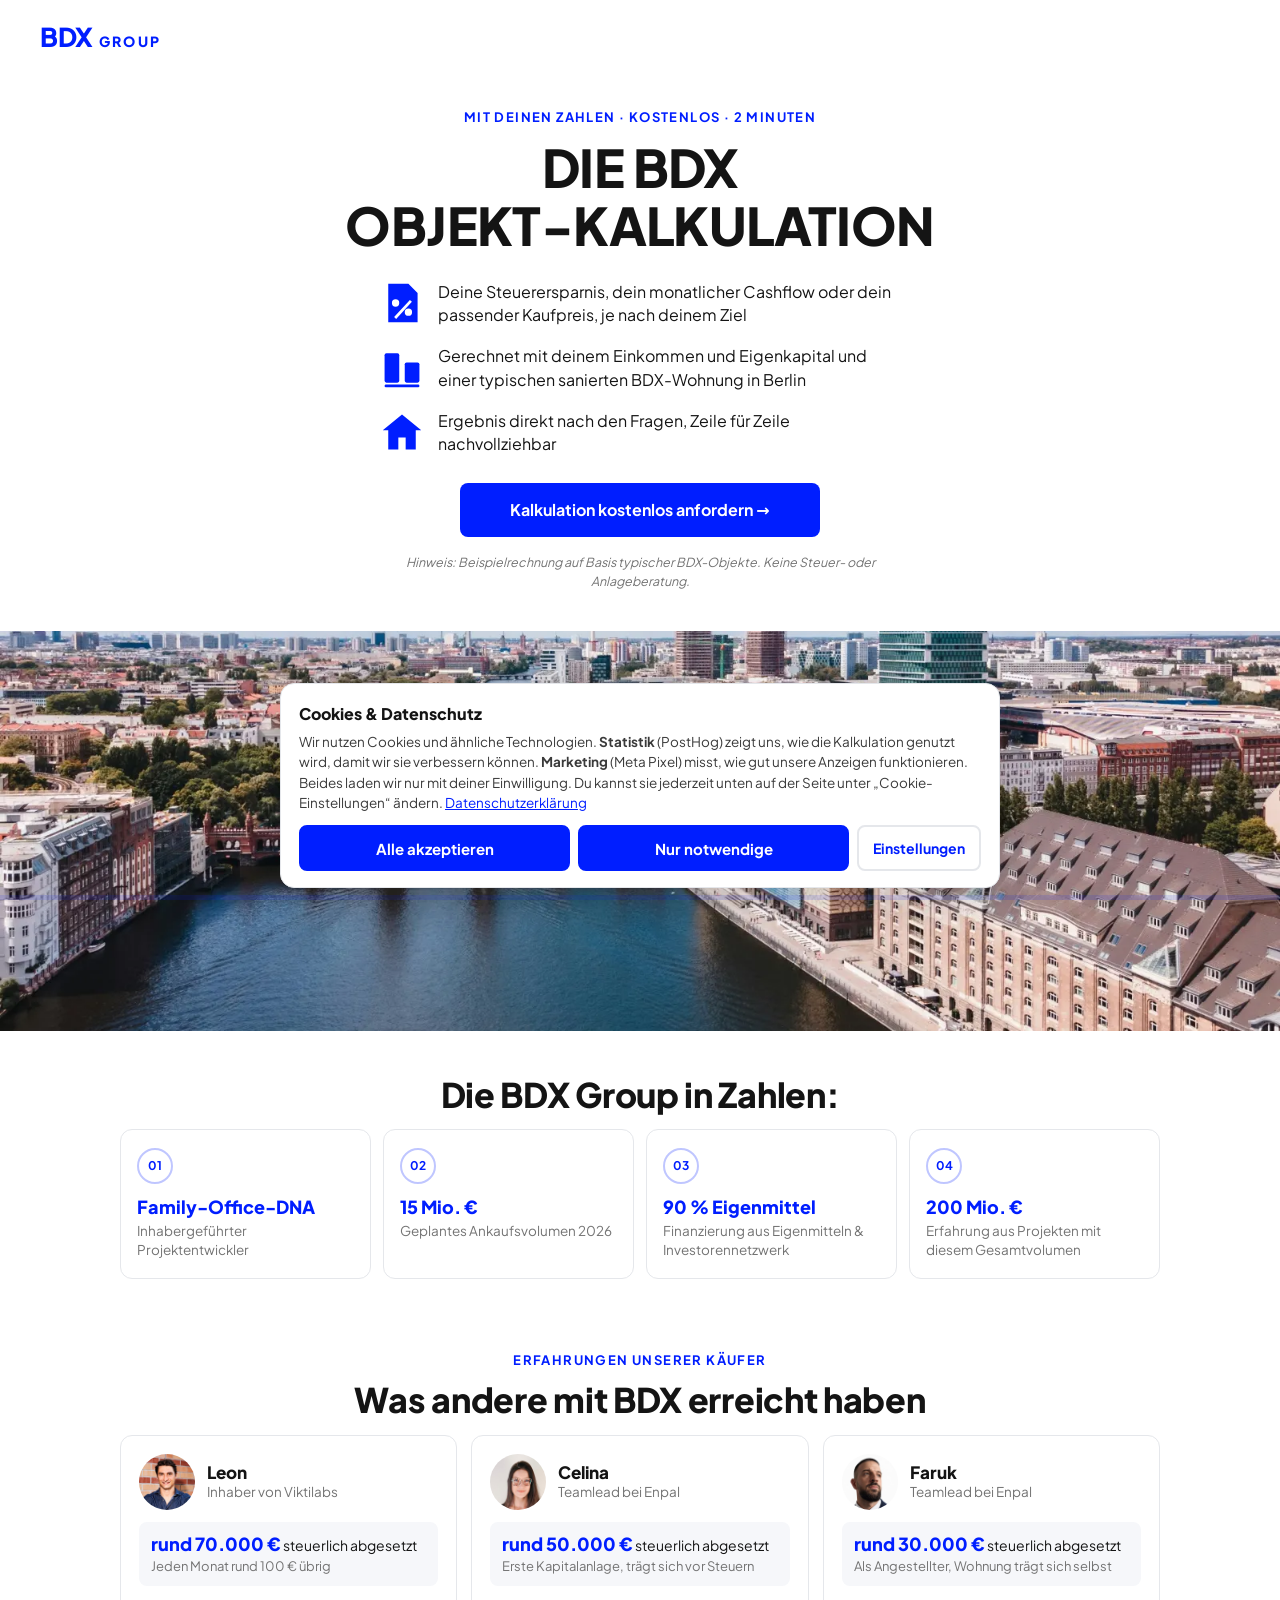
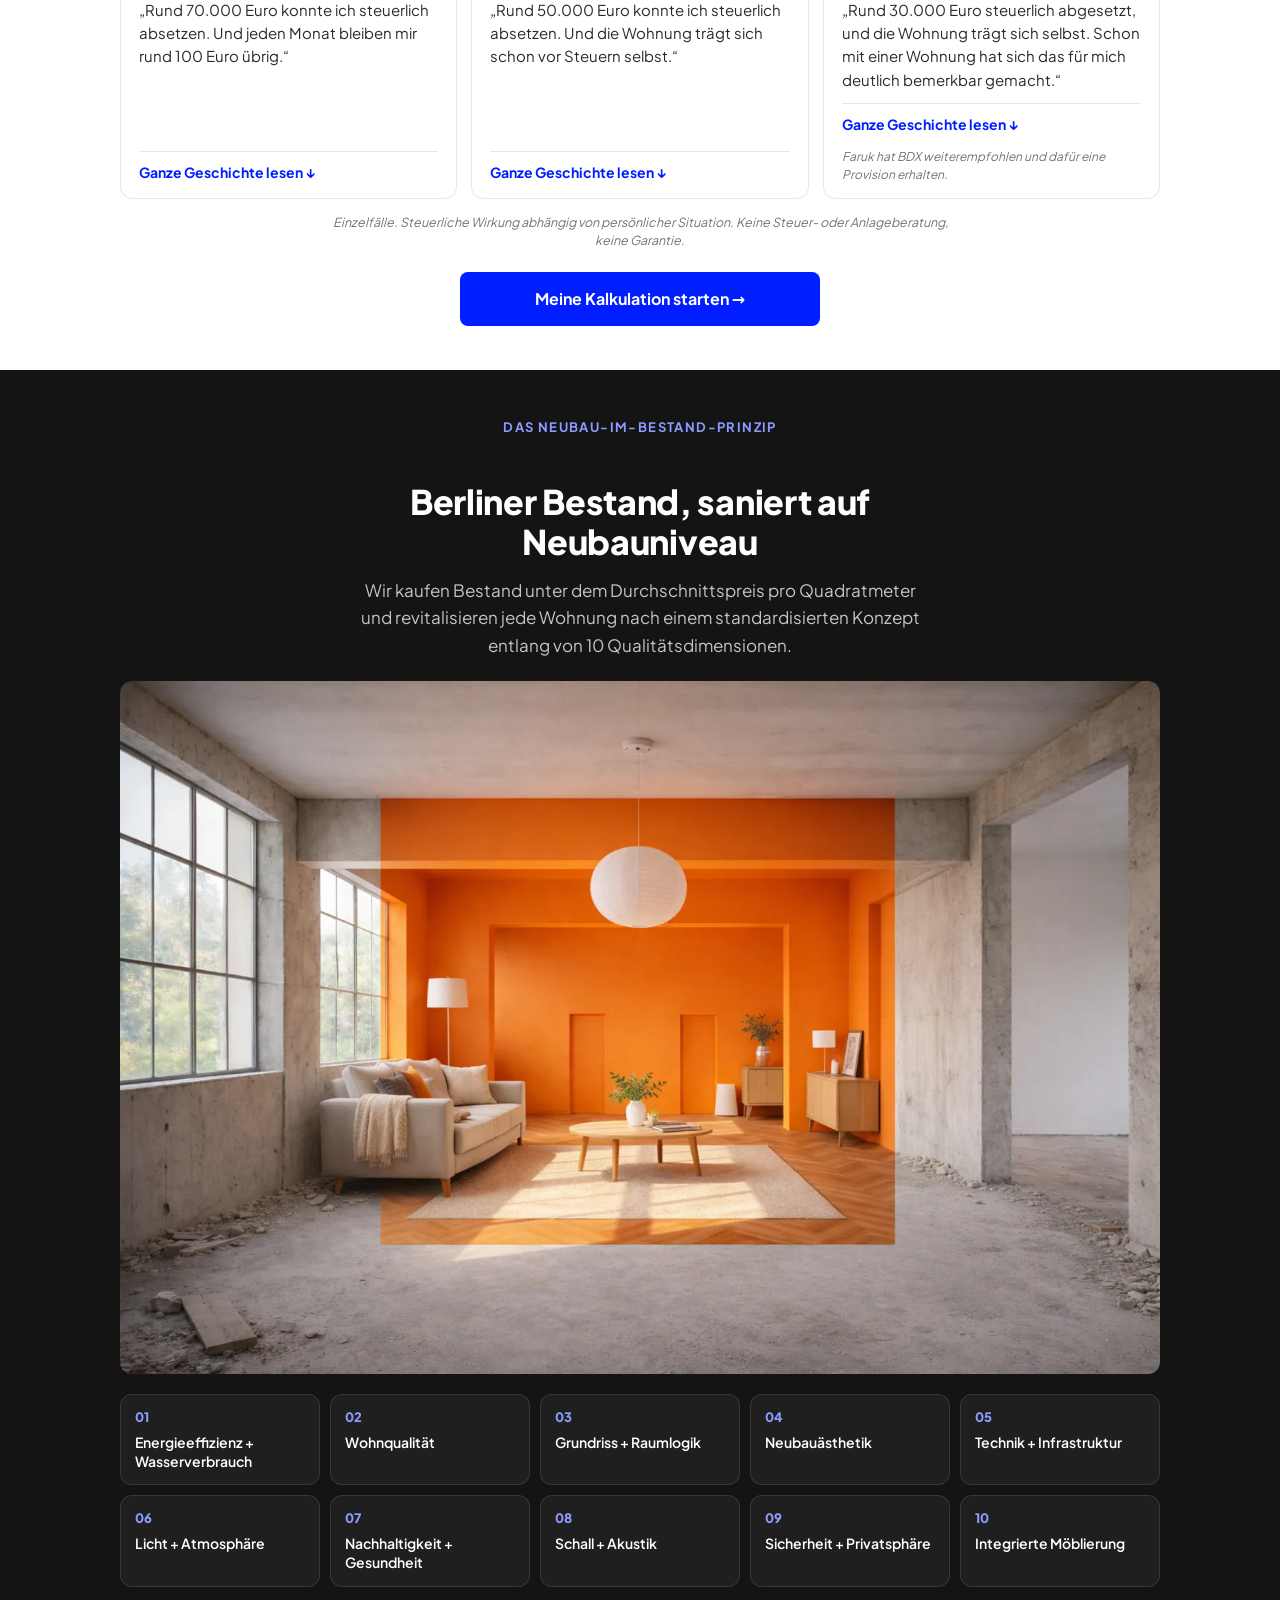
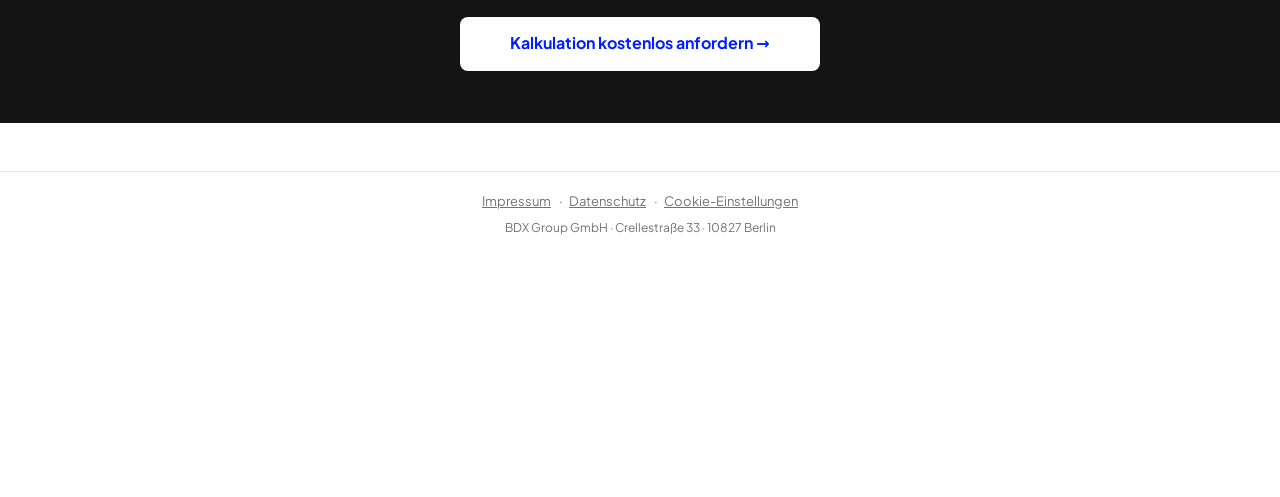
<file: index.html>
<!doctype html>
<html lang="de">
<head>
<meta charset="utf-8">
<meta name="viewport" content="width=device-width, initial-scale=1">
<meta name="robots" content="noindex, nofollow">
<title>Die BDX Objekt-Kalkulation | BDX Group</title>
<meta name="description" content="Die vollständige Kalkulation einer aktuellen Berliner BDX-Wohnung: Kaufpreis, Miete, Rate, laufende Kosten und Steuereffekt, vor und nach Steuern.">
<link rel="preload" href="fonts/plus-jakarta-sans-latin.woff2" as="font" type="font/woff2" crossorigin>
<link rel="stylesheet" href="fonts/fonts.css">
<link rel="stylesheet" href="css/style.css?v=7">

<!-- Meta Pixel + PostHog laden erst nach Einwilligung: js/consent.js -->
</head>
<body>

<header class="top">
  <a class="brand" href="#start" data-go="start" aria-label="BDX Group, zum Start"><span class="brand-mark">BDX</span><span class="brand-name">GROUP</span></a>
</header>

<main id="app">

  <!-- SCREEN: Landing -->
  <section class="screen is-active" data-s="start" id="start">
    <div class="wrap center">
      <p class="eyebrow">Mit deinen Zahlen · Kostenlos · 2 Minuten</p>
      <h1 class="h-hero">Die BDX<br>Objekt-Kalkulation</h1>
      <ul class="benefits">
        <li><span class="ic" data-icon="percent"></span><span>Deine Steuerersparnis, dein monatlicher Cashflow oder dein passender Kaufpreis, je nach deinem Ziel</span></li>
        <li><span class="ic" data-icon="split"></span><span>Gerechnet mit deinem Einkommen und Eigenkapital und einer typischen sanierten BDX-Wohnung in Berlin</span></li>
        <li><span class="ic" data-icon="house"></span><span>Ergebnis direkt nach den Fragen, Zeile für Zeile nachvollziehbar</span></li>
      </ul>
      <button class="cta" type="button" data-go="q1" id="cta-start">Kalkulation kostenlos anfordern →</button>
      <p class="fine">Hinweis: Beispielrechnung auf Basis typischer BDX-Objekte. Keine Steuer- oder Anlageberatung.</p>
    </div>

    <figure class="photo-band">
      <img src="img/berlin-luftbild.webp" width="1600" height="900" alt="Luftaufnahme von Berlin mit Spree und Uferbebauung" loading="lazy">
    </figure>

    <div class="wrap wide center">
      <h2 class="h-sec">Die BDX Group in Zahlen:</h2>
      <div class="facts">
        <div class="fact"><span class="num">01</span><strong>Family-Office-<wbr>DNA</strong><span>Inhabergeführter Projektentwickler</span></div>
        <div class="fact"><span class="num">02</span><strong>15 Mio. €</strong><span>Geplantes Ankaufsvolumen 2026</span></div>
        <div class="fact"><span class="num">03</span><strong>90 % Eigenmittel</strong><span>Finanzierung aus Eigenmitteln &amp; Investorennetzwerk</span></div>
        <div class="fact"><span class="num">04</span><strong>200 Mio. €</strong><span>Erfahrung aus Projekten mit diesem Gesamtvolumen</span></div>
      </div>
    </div>

    <div class="tm-sec">
      <div class="wrap wide center">
        <p class="eyebrow">Erfahrungen unserer Käufer</p>
        <h2 class="h-sec tm-h">Was andere mit BDX erreicht haben</h2>
      </div>
      <div class="wrap wide" id="testimonials-start"></div>
      <div class="wrap center">
        <button class="cta" type="button" data-go="q1" id="cta-start-tm">Meine Kalkulation starten →</button>
      </div>
    </div>

    <div class="dark">
      <div class="wrap center">
        <p class="eyebrow on-dark">Das Neubau-im-Bestand-Prinzip</p>
        <h2 class="h-sec on-dark">Berliner Bestand, saniert auf Neubauniveau</h2>
        <p class="lead on-dark">Wir kaufen Bestand unter dem Durchschnittspreis pro Quadratmeter und revitalisieren jede Wohnung nach einem standardisierten Konzept entlang von 10 Qualitätsdimensionen.</p>
      </div>
      <figure class="photo-in-dark wrap wide">
        <img src="img/wohnung-revitalisiert.webp" width="1400" height="933" alt="Wohnzimmer mit orangefarbener Wand, hellem Sofa und Pflanzen" loading="lazy">
      </figure>
      <div class="wrap wide">
        <ol class="dims">
          <li><span>01</span>Energieeffizienz + Wasserverbrauch</li>
          <li><span>02</span>Wohnqualität</li>
          <li><span>03</span>Grundriss + Raumlogik</li>
          <li><span>04</span>Neubauästhetik</li>
          <li><span>05</span>Technik + Infrastruktur</li>
          <li><span>06</span>Licht + Atmosphäre</li>
          <li><span>07</span>Nachhaltigkeit + Gesundheit</li>
          <li><span>08</span>Schall + Akustik</li>
          <li><span>09</span>Sicherheit + Privatsphäre</li>
          <li><span>10</span>Integrierte Möblierung</li>
        </ol>
      </div>
      <div class="wrap center">
        <button class="cta cta-light" type="button" data-go="q1" id="cta-start-2">Kalkulation kostenlos anfordern →</button>
      </div>
    </div>

  </section>

  <!-- SCREENS: Fragen werden aus js/funnel.js gerendert -->
  <div id="questions"></div>

  <!-- SCREEN: Kontakt -->
  <section class="screen" data-s="kontakt" id="kontakt">
    <div class="wrap narrow center">
      <p class="progress-label">Letzter Schritt</p>
      <h2 class="h-q">Deine Auswertung ist fertig.</h2>
      <p class="q-help top">Trag dich ein und du siehst dein Ergebnis sofort auf der nächsten Seite.</p>
      <form id="lead-form" novalidate>
        <label class="field"><span class="field-ic" aria-hidden="true">👋</span><input name="vorname" type="text" autocomplete="given-name" placeholder="Dein Vorname" required></label>
        <label class="field"><span class="field-ic" aria-hidden="true">👋</span><input name="nachname" type="text" autocomplete="family-name" placeholder="Dein Nachname" required></label>
        <label class="field"><span class="field-ic" aria-hidden="true">✉️</span><input name="email" type="email" autocomplete="email" placeholder="Deine E-Mail-Adresse" required></label>
        <label class="field"><span class="field-ic prefix" aria-hidden="true">+49</span><input name="telefon" type="tel" autocomplete="tel" placeholder="Deine Telefonnummer" required></label>
        <label class="consent"><input name="consent" type="checkbox" required><span>Ja, ich stimme den <a href="https://bdx-group.de/datenschutz" target="_blank" rel="noopener">Datenschutzbedingungen</a> zu und bin einverstanden, dass die BDX Group mich zu meiner Auswertung per E-Mail und Telefon kontaktiert. Widerruf ist jederzeit möglich.</span></label>
        <p class="form-error" id="form-error" role="alert" hidden>Bitte fülle alle Felder aus und bestätige die Datenschutzbedingungen.</p>
        <button class="cta block" type="submit" id="cta-submit">Meine Auswertung anzeigen →</button>
      </form>
    </div>
  </section>

  <!-- SCREEN: Danke -->
  <section class="screen" data-s="danke" id="danke">
    <div class="wrap narrow center">
      <p class="eyebrow">Deine persönliche Auswertung</p>
      <h2 class="h-hero small"><span id="danke-name">Hier ist</span> <span id="ergebnis-titel">deine Auswertung</span></h2>
    </div>

    <!-- Ergebnis: genau ein Rechner, gewählt über Frage 1 (rechner/index.html?modus=…&ergebnis=1, Steuerung: js/rechner-embed.js) -->
    <div class="calc" id="rechner">
      <div class="wrap narrow">
        <div class="calc-frame" id="calc-frames"></div>
      </div>
    </div>
    <div class="tm-sec on-result">
      <div class="wrap narrow center">
        <h2 class="h-sec tm-h">So lief es bei anderen BDX-Käufern</h2>
      </div>
      <div class="wrap wide" id="testimonials-danke"></div>
    </div>
    <div class="wrap narrow center">
      <h2 class="h-sec" id="termin">Schon jetzt mit Nils sprechen?<br>Such dir direkt einen Termin aus.</h2>
      <p class="lead">Nils Engel aus dem BDX-Team rechnet die Wohnung mit dir an deinen Zahlen durch.</p>
    </div>
    <!-- Calendly Inline-Embed (js/calendly.js): lädt erst auf der Ergebnisseite, Name + E-Mail vorausgefüllt -->
    <div class="wrap narrow">
      <div class="calendly-inline-widget" id="calendly-termin" data-url="https://calendly.com/jarl-bdx-group/30min" data-auto-load="false" style="min-width:320px;height:700px;"></div>
    </div>
    <div class="wrap narrow center">
      <p class="calc-jump" id="termin-fallback">Kein passender Termin dabei? <a id="cta-termin" href="mailto:jarl@bdx-group.de?subject=Termin%20zur%20Objekt-Kalkulation">Schreib uns direkt →</a></p>
      <p class="fine">Hinweis: Die Objekt-Kalkulation ist eine Beispielrechnung und stellt keine Steuer- oder Anlageberatung dar. Steuerliche Effekte hängen von deiner persönlichen Situation ab.</p>
    </div>
  </section>

</main>

<footer class="foot">
  <a href="https://bdx-group.de/impressum" target="_blank" rel="noopener">Impressum</a>
  <span>·</span><a href="https://bdx-group.de/datenschutz" target="_blank" rel="noopener">Datenschutz</a>
  <span>·</span><a href="#" data-consent-open>Cookie-Einstellungen</a>
  <p>BDX Group GmbH · Crellestraße 33 · 10827 Berlin</p>
</footer>
<div class="bar" aria-hidden="true"><div class="bar-fill" id="bar-fill"></div></div>

<script src="js/consent.js?v=2"></script>
<script src="js/tracking.js?v=2"></script>
<script src="js/bdx-engine.js?v=3"></script>
<script src="js/funnel.js?v=5"></script>
<script src="js/testimonials.js?v=3"></script>
<script src="js/rechner-embed.js?v=3"></script>
<script src="js/calendly.js?v=2"></script>
</body>
</html>
</file>
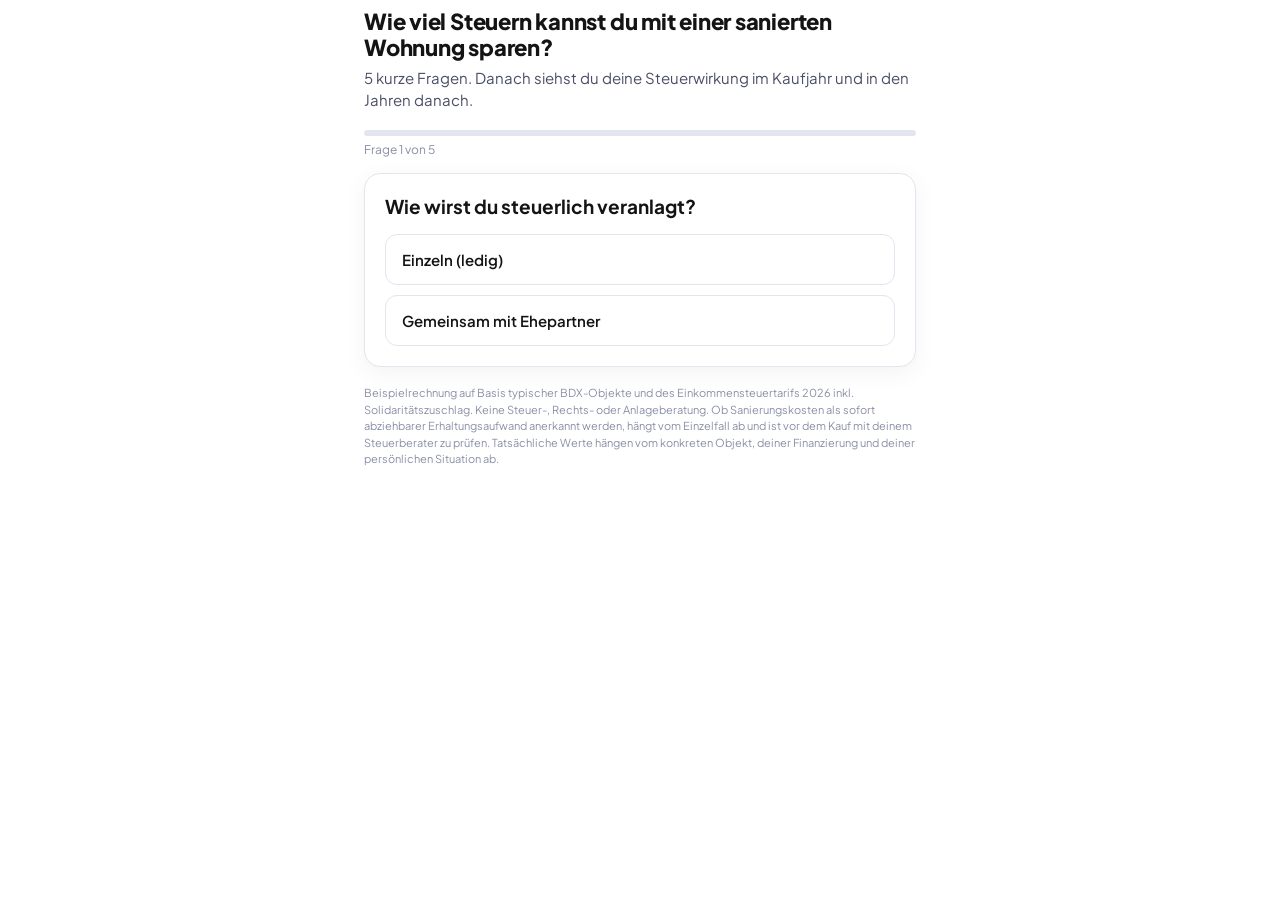
<file: rechner/index.html>
<!doctype html>
<html lang="de">
<head>
<meta charset="utf-8">
<meta name="viewport" content="width=device-width, initial-scale=1">
<meta name="robots" content="noindex, nofollow">
<title>Rechner | BDX Group</title>
<link rel="preload" href="../fonts/plus-jakarta-sans-latin.woff2" as="font" type="font/woff2" crossorigin>
<link rel="stylesheet" href="../fonts/fonts.css">
<style>
  :root{
    --brand:#001EFF; --brand-dark:#0016BF; --brand-soft:#EEF0FF;
    --ink:#141414; --ink-2:#4A4E66; --ink-3:#8A8EA6;
    --line:#E3E5EF; --bg:#FFFFFF; --surface:#F7F8FC;
    --good:#0E8A5F; --good-soft:#E7F6EF; --warn:#B4540A; --warn-soft:#FDF1E6;
    --radius:16px;
  }
  *{box-sizing:border-box}
  html,body{margin:0;padding:0;background:var(--bg);color:var(--ink);
    font-family:'Plus Jakarta Sans',system-ui,-apple-system,"Segoe UI",Roboto,sans-serif;-webkit-font-smoothing:antialiased}
  .wrap{max-width:560px;margin:0 auto;padding:4px 4px 12px}
  .brand{display:flex;align-items:center;gap:10px;font-weight:800;letter-spacing:.02em;font-size:15px}
  .brand .mark{width:28px;height:28px;border-radius:8px;background:var(--brand);color:#fff;display:grid;place-items:center;font-size:12px}
  .brand small{display:block;font-weight:500;color:var(--ink-3);font-size:11px;letter-spacing:.04em}
  h1{font-size:22px;font-weight:800;line-height:1.2;margin:4px 0 6px;letter-spacing:-.01em}
  .lead{color:var(--ink-2);font-size:15px;line-height:1.5;margin:0 0 18px}
  .progress{height:6px;background:var(--line);border-radius:99px;overflow:hidden;margin:0 0 6px}
  .progress i{display:block;height:100%;width:0;background:var(--brand);border-radius:99px;transition:width .35s ease}
  .step-count{font-size:12px;color:var(--ink-3);margin-bottom:16px}
  .card{background:var(--bg);border:1px solid var(--line);border-radius:var(--radius);padding:20px;box-shadow:0 6px 24px rgba(14,16,34,.05)}
  .q{font-size:19px;font-weight:700;line-height:1.3;margin:0 0 6px}
  .hint{font-size:13px;color:var(--ink-3);line-height:1.45;margin:0 0 16px}
  .opts{display:grid;gap:10px}
  .opt{width:100%;text-align:left;padding:15px 16px;border:1.5px solid var(--line);border-radius:12px;background:var(--bg);
    font:inherit;font-size:15px;font-weight:600;color:var(--ink);cursor:pointer;display:flex;justify-content:space-between;align-items:center;transition:border-color .15s,background .15s}
  .opt:hover{border-color:var(--brand)}
  .opt.sel{border-color:var(--brand);background:var(--brand-soft)}
  .opt span{font-weight:500;color:var(--ink-3);font-size:13px}
  .seg{display:flex;background:var(--surface);border-radius:10px;padding:4px;margin-bottom:12px}
  .seg button{flex:1;border:0;background:none;padding:9px;border-radius:8px;font:inherit;font-size:13px;font-weight:600;color:var(--ink-2);cursor:pointer}
  .seg button.on{background:var(--bg);color:var(--ink);box-shadow:0 1px 4px rgba(0,0,0,.08)}
  .field{position:relative;margin-bottom:12px}
  .field input{width:100%;padding:15px 44px 15px 16px;border:1.5px solid var(--line);border-radius:12px;font:inherit;font-size:18px;font-weight:700;color:var(--ink);background:var(--bg)}
  .field input:focus{outline:none;border-color:var(--brand)}
  .field .unit{position:absolute;right:16px;top:50%;transform:translateY(-50%);color:var(--ink-3);font-weight:700}
  .chips{display:flex;flex-wrap:wrap;gap:8px;margin-bottom:6px}
  .chip{border:1px solid var(--line);background:var(--surface);border-radius:99px;padding:7px 12px;font:inherit;font-size:13px;font-weight:600;color:var(--ink-2);cursor:pointer}
  .chip:hover{border-color:var(--brand);color:var(--brand)}
  .slider-val{font-size:30px;font-weight:800;text-align:center;margin:6px 0 14px;letter-spacing:-.01em}
  input[type=range]{width:100%;accent-color:var(--brand);height:28px}
  .range-ends{display:flex;justify-content:space-between;font-size:12px;color:var(--ink-3)}
  .btn{width:100%;border:0;border-radius:12px;padding:16px;background:var(--brand);color:#fff;font:inherit;font-size:16px;font-weight:700;cursor:pointer;margin-top:16px;transition:background .15s}
  .btn:hover{background:var(--brand-dark)}
  .btn:disabled{opacity:.45;cursor:not-allowed}
  .back{background:none;border:0;color:var(--ink-3);font:inherit;font-size:13px;font-weight:600;cursor:pointer;padding:10px 0 0}
  .err{color:#C42B2B;font-size:13px;margin-top:6px;min-height:1em}
  .teaser{position:relative;border-radius:12px;overflow:hidden;margin-bottom:18px;border:1px solid var(--line)}
  .teaser .blur{filter:blur(7px);padding:16px;pointer-events:none;user-select:none}
  .teaser .lock{position:absolute;inset:0;display:grid;place-items:center;background:rgba(255,255,255,.35)}
  .teaser .lock div{background:var(--bg);border:1px solid var(--line);border-radius:99px;padding:8px 14px;font-size:13px;font-weight:700}
  .form-grid{display:grid;grid-template-columns:1fr 1fr;gap:10px}
  .form-grid .full{grid-column:1/-1}
  .in{width:100%;padding:13px 14px;border:1.5px solid var(--line);border-radius:10px;font:inherit;font-size:15px;color:var(--ink);background:var(--bg)}
  .in:focus{outline:none;border-color:var(--brand)}
  .consent{display:flex;gap:10px;align-items:flex-start;font-size:12px;color:var(--ink-2);line-height:1.45;margin-top:12px}
  .consent input{margin-top:2px;accent-color:var(--brand);width:18px;height:18px;flex:none}
  .consent a{color:var(--brand)}
  .hero{background:var(--brand);color:#fff;border-radius:var(--radius);padding:22px 20px;margin-bottom:12px}
  .hero .lbl{font-size:13px;opacity:.85;font-weight:600}
  .hero .big{font-size:34px;font-weight:800;letter-spacing:-.02em;margin:4px 0 2px;line-height:1.1}
  .hero .sub{font-size:13px;opacity:.85;line-height:1.45}
  .tiles{display:grid;grid-template-columns:1fr 1fr;gap:10px;margin-bottom:12px}
  .tile{background:var(--surface);border-radius:12px;padding:14px}
  .tile .lbl{font-size:12px;color:var(--ink-3);font-weight:600;line-height:1.35}
  .tile .val{font-size:20px;font-weight:800;margin-top:4px;letter-spacing:-.01em}
  .tile .val.pos{color:var(--good)} .tile .val.neg{color:var(--warn)}
  .tile.wide{grid-column:1/-1}
  table.bd{width:100%;border-collapse:collapse;font-size:14px;margin:4px 0 0}
  table.bd td{padding:9px 0;border-bottom:1px solid var(--line)}
  table.bd td:last-child{text-align:right;white-space:nowrap;padding-left:12px;font-weight:700;font-variant-numeric:tabular-nums}
  table.bd tr.sum td{border-bottom:0;font-weight:800;padding-top:12px}
  .note{font-size:13px;line-height:1.5;color:var(--ink-2);background:var(--surface);border-radius:12px;padding:14px;margin:12px 0}
  .note.warn{background:var(--warn-soft);color:#6B3305}
  .note.good{background:var(--good-soft);color:#08553A}
  details{border:1px solid var(--line);border-radius:12px;padding:12px 14px;margin:12px 0}
  summary{cursor:pointer;font-weight:700;font-size:14px}
  details ul{margin:10px 0 0;padding-left:18px;font-size:13px;color:var(--ink-2);line-height:1.6}
  .disclaimer{font-size:11px;line-height:1.5;color:var(--ink-3);margin-top:18px}
  .fade{animation:fade .3s ease}
  @keyframes fade{from{opacity:0;transform:translateY(6px)}to{opacity:1;transform:none}}
  @media (max-width:380px){.form-grid{grid-template-columns:1fr}.hero .big{font-size:29px}}
</style>
</head>
<body>
<div class="wrap" id="app">
  <h1 id="title"></h1>
  <p class="lead" id="lead"></p>
  <div id="prog"><div class="progress"><i id="bar"></i></div><div class="step-count" id="count"></div></div>
  <div id="stage"></div>
  <p class="disclaimer">Beispielrechnung auf Basis typischer BDX-Objekte und des Einkommensteuertarifs 2026 inkl. Solidaritätszuschlag. Keine Steuer-, Rechts- oder Anlageberatung. Ob Sanierungskosten als sofort abziehbarer Erhaltungsaufwand anerkannt werden, hängt vom Einzelfall ab und ist vor dem Kauf mit deinem Steuerberater zu prüfen. Tatsächliche Werte hängen vom konkreten Objekt, deiner Finanzierung und deiner persönlichen Situation ab.</p>
</div>

<script src="../js/bdx-engine.js?v=3"></script>
<script>
/* ============================================================
   KONFIGURATION – hier anpassen
   ============================================================ */
var CONFIG = Object.assign({}, BDX_DEFAULTS, {
  modus: (function () { var m = new URLSearchParams(location.search).get("modus"); return /^(kaufpreis|cashflow|steuer)$/.test(m) ? m : "steuer"; })(),  // per ?modus=kaufpreis|cashflow|steuer

  // Lead-Übergabe: Webhook von GoHighLevel, Zapier, Make, Perspective o. ä.
  webhookUrl: "https://n8n.srv1043875.hstgr.cloud/webhook/funnel-submit",  // gleicher n8n-Webhook wie der Funnel (js/funnel.js)
  webhookToken: "6453d89e79162bcf776bb2c3ba21e4131fbda6a3cb3dd2cc4bd00da9f2307d87", // im Browser sichtbar, siehe README
  terminUrl: "",                     // Buchungslink (Calendly etc.) für den Button auf der Ergebnisseite
  datenschutzUrl: "https://bdx-group.de/datenschutz"
});

/* ============================================================
   RECHEN-ENGINE
   ============================================================ */



/* ============================================================
   FUNNEL
   ============================================================ */
(function () {
  var C = CONFIG, M = C.modus;
  var ERGEBNIS = new URLSearchParams(location.search).get("ergebnis") === "1";
  var eur = function (v) { return new Intl.NumberFormat("de-DE", { maximumFractionDigits: 0 }).format(Math.round(v)) + " €"; };
  var eurS = function (v) { return (v > 0 ? "+" : v < 0 ? "−" : "") + eur(Math.abs(v)); };
  var parseNum = function (s) { return parseInt(String(s).replace(/\D/g, ""), 10) || 0; };
  var $ = function (id) { return document.getElementById(id); };

  var TEXT = {
    kaufpreis: { title: "Welcher Kaufpreis passt zu deinem Einkommen und Eigenkapital?",
      lead: "5 kurze Fragen. Danach siehst du, welche Preisklasse für dich realistisch ist und was sie dich im Monat kostet." },
    cashflow: { title: "Was bleibt dir jeden Monat übrig?",
      lead: "5 kurze Fragen. Danach siehst du deinen monatlichen Cashflow vor und nach Steuern." },
    steuer: { title: "Wie viel Steuern kannst du mit einer sanierten Wohnung sparen?",
      lead: "5 kurze Fragen. Danach siehst du deine Steuerwirkung im Kaufjahr und in den Jahren danach." }
  };

  var A = { beruf: "", verheiratet: null, einkommenArt: "brutto", einkommen: 0, ks: null, eigenkapital: null, budget: null, invest: C.referenzPreis };

  var Q = {
    familienstand: { q: "Wie wirst du steuerlich veranlagt?", render: function (el, next) {
      opts(el, [["Einzeln (ledig)", false], ["Gemeinsam mit Ehepartner", true]], "verheiratet", next); } },
    einkommen: { q: "Wie hoch ist dein Jahreseinkommen?", hint: "Bei gemeinsamer Veranlagung: euer gemeinsames Einkommen. Die Angabe bleibt vertraulich.",
      render: function (el, next) {
        var seg = div("seg");
        [["brutto", "Brutto-Jahresgehalt"], ["zve", "Zu versteuerndes Einkommen"]].forEach(function (o) {
          var b = btn("", o[1]); if (A.einkommenArt === o[0]) b.className = "on";
          b.onclick = function () { A.einkommenArt = o[0]; render(); }; seg.appendChild(b); });
        el.appendChild(seg);
        var f = div("field"), inp = document.createElement("input");
        inp.inputMode = "numeric"; inp.placeholder = "z. B. 150.000"; inp.value = A.einkommen ? fmt(A.einkommen) : "";
        inp.oninput = function () { var v = parseNum(inp.value); A.einkommen = v; inp.value = v ? fmt(v) : ""; go.disabled = v < 20000; };
        f.appendChild(inp); var u = document.createElement("span"); u.className = "unit"; u.textContent = "€"; f.appendChild(u); el.appendChild(f);
        var chips = div("chips");
        [80000, 120000, 160000, 220000, 300000].forEach(function (v) { var c = btn("chip", fmt(v) + " €");
          c.onclick = function () { A.einkommen = v; inp.value = fmt(v); go.disabled = false; }; chips.appendChild(c); });
        el.appendChild(chips);
        var go = btn("btn", "Weiter"); go.disabled = A.einkommen < 20000; go.onclick = next; el.appendChild(go);
        if (window.parent === window) setTimeout(function () { inp.focus(); }, 50);
      } },
    kirche: { q: "Zahlst du Kirchensteuer?", render: function (el, next) {
      opts(el, [["Nein", 0], ["Ja", 0.09]], "ks", next); } },
    eigenkapital: { q: "Wie viel Eigenkapital könntest du einsetzen?", hint: "Gemeint ist frei verfügbares Geld, z. B. auf Tagesgeld oder im Depot.",
      render: function (el, next) {
        opts(el, [["unter 25.000 €", 20000], ["25.000 – 50.000 €", 40000], ["50.000 – 100.000 €", 75000],
                  ["100.000 – 200.000 €", 150000], ["über 200.000 €", 250000]], "eigenkapital", next); } },
    budget: { q: "Wie viel darf dich eine Wohnung im Monat höchstens kosten?", hint: "Nach Miete und nach Steuern, also das, was du selbst zuzahlst.",
      render: function (el, next) {
        opts(el, [["Gar nichts – sie soll sich selbst tragen", 0], ["bis 200 €", 200], ["bis 400 €", 400], ["bis 700 €", 700], ["mehr als 700 €", 1200]], "budget", next); } },
    invest: { q: "Mit welchem Kaufpreis möchtest du rechnen?", hint: "Kaufpreis der Wohnung. Die Sanierung kommt mit " + Math.round(C.sanierungAufKaufpreis * 100) + " % vom Kaufpreis dazu und wirkt steuerlich im Kaufjahr.",
      render: function (el, next) {
        var v = div("slider-val"); v.textContent = eur(A.invest); el.appendChild(v);
        var r = document.createElement("input"); r.type = "range"; r.min = C.preisMin; r.max = C.preisMax; r.step = 10000; r.value = A.invest;
        var s = div("hint"); s.style.textAlign = "center"; s.style.marginTop = "-8px";
        var upd = function () { v.textContent = eur(A.invest); s.textContent = "+ " + eur(A.invest * C.sanierungAufKaufpreis) + " Sanierung = " + eur(A.invest * (1 + C.sanierungAufKaufpreis)) + " gesamt"; };
        r.oninput = function () { A.invest = +r.value; upd(); }; el.appendChild(s); el.appendChild(r); upd();
        var e = div("range-ends"); e.innerHTML = "<span>" + eur(C.preisMin) + "</span><span>" + eur(C.preisMax) + "</span>"; el.appendChild(e);
        var go = btn("btn", "Weiter"); go.onclick = next; el.appendChild(go);
      } }
  };

  var FLOW = {
    kaufpreis: ["familienstand", "einkommen", "kirche", "eigenkapital", "budget"],
    cashflow: ["familienstand", "einkommen", "kirche", "eigenkapital", "invest"],
    steuer: ["familienstand", "einkommen", "kirche", "eigenkapital", "invest"]
  }[M];
  var step = 0, phase = "q", result = null, lead = {};

  function fmt(v) { return new Intl.NumberFormat("de-DE").format(v); }
  function div(c) { var d = document.createElement("div"); d.className = c; return d; }
  function btn(c, t) { var b = document.createElement("button"); b.type = "button"; b.className = c; b.textContent = t; return b; }
  function opts(el, list, key, next) {
    var g = div("opts");
    list.forEach(function (o) {
      var b = btn("opt" + (A[key] === o[1] ? " sel" : ""), o[0]);
      b.onclick = function () { A[key] = o[1]; b.classList.add("sel"); setTimeout(next, 180); };
      g.appendChild(b);
    });
    el.appendChild(g);
  }

  // Kontaktdaten aus dem Funnel (gleiche Origin, sessionStorage), dann kein zweites Formular
  function bekannterLead() {
    try { var l = JSON.parse(sessionStorage.getItem("bdx_lead") || "null"); return l && l.email ? l : null; } catch (e) { return null; }
  }

  function zvE() { return A.einkommenArt === "zve" ? A.einkommen : BDX.zvEausBrutto(A.einkommen, A.beruf); }

  function berechnen() {
    var p = { zvE: zvE(), verheiratet: !!A.verheiratet, ks: A.ks || 0 };
    if (M === "kaufpreis") {
      var r = BDX.passenderPreis(C, { zvE: p.zvE, verheiratet: p.verheiratet, ks: p.ks, eigenkapital: A.eigenkapital, budgetMonat: A.budget });
      return { modell: r.modell, hinweis: r.hinweis, zvE: p.zvE };
    }
    p.invest = A.invest;
    return { modell: BDX.modell(C, p), zvE: p.zvE };
  }

  function render() {
    var st = $("stage"); st.innerHTML = "";
    var card = div("card fade"); st.appendChild(card);
    var total = FLOW.length + 1;
    if (phase === "q") {
      $("prog").style.display = "";
      $("bar").style.width = (step / total * 100) + "%";
      $("count").textContent = "Frage " + (step + 1) + " von " + FLOW.length;
      var def = Q[FLOW[step]];
      var h = document.createElement("p"); h.className = "q"; h.textContent = def.q; card.appendChild(h);
      if (def.hint) { var hi = document.createElement("p"); hi.className = "hint"; hi.textContent = def.hint; card.appendChild(hi); }
      else card.appendChild(div("")).style.height = "10px";
      def.render(card, function () {
        step++;
        if (step >= FLOW.length) {
          result = berechnen();
          var known = bekannterLead();
          if (known) { lead = known; senden().catch(function () {}); phase = "result"; } else phase = "lead";
        }
        render(); toTop();
      });
      if (step > 0) { var b = btn("back", "← Zurück"); b.onclick = function () { step--; render(); }; card.appendChild(b); }
    } else if (phase === "lead") {
      $("bar").style.width = (FLOW.length / total * 100) + "%";
      $("count").textContent = "Letzter Schritt";
      renderLead(card);
    } else {
      $("prog").style.display = "none";
      renderResult(card);
    }
    resize();
  }

  function renderLead(card) {
    card.innerHTML =
      '<p class="q">Deine Auswertung ist fertig.</p>' +
      '<p class="hint">Wohin dürfen wir sie schicken? Du siehst das Ergebnis direkt im Anschluss.</p>' +
      '<div class="teaser"><div class="blur">' + teaserHtml() + '</div><div class="lock"><div>🔒 Ergebnis freischalten</div></div></div>' +
      '<form id="lf" novalidate><div class="form-grid">' +
      '<input class="in" name="vorname" placeholder="Vorname" autocomplete="given-name">' +
      '<input class="in" name="nachname" placeholder="Nachname" autocomplete="family-name">' +
      '<input class="in full" name="email" type="email" placeholder="E-Mail" autocomplete="email">' +
      '<input class="in full" name="telefon" type="tel" placeholder="Telefon (z. B. 0170 1234567)" autocomplete="tel">' +
      '</div><label class="consent"><input type="checkbox" name="consent"><span>Ich bin einverstanden, dass BDX meine Angaben zur Auswertung und Kontaktaufnahme per E-Mail und Telefon nutzt. Widerruf jederzeit möglich. <a href="' + C.datenschutzUrl + '" target="_blank" rel="noopener">Datenschutz</a></span></label>' +
      '<div class="err" id="ferr"></div><button class="btn" type="submit">Ergebnis anzeigen</button></form>';
    var b = btn("back", "← Angaben ändern"); b.onclick = function () { phase = "q"; step = FLOW.length - 1; render(); }; card.appendChild(b);
    $("lf").onsubmit = function (e) {
      e.preventDefault();
      var f = e.target, v = function (n) { return (f[n].value || "").trim(); };
      var err = "";
      if (!v("vorname")) err = "Bitte gib deinen Vornamen an.";
      else if (!/^[^\s@]+@[^\s@]+\.[^\s@]{2,}$/.test(v("email"))) err = "Bitte gib eine gültige E-Mail-Adresse an.";
      else if (!toE164(v("telefon"))) err = "Bitte gib eine gültige Telefonnummer an.";
      else if (!f.consent.checked) err = "Bitte bestätige die Einwilligung.";
      $("ferr").textContent = err; if (err) return;
      lead = { vorname: v("vorname"), nachname: v("nachname"), email: v("email"), telefon: toE164(v("telefon")) };
      var sb = f.querySelector('button[type=submit]'); if (sb.disabled) return;
      sb.disabled = true; var lbl = sb.textContent; sb.textContent = "Wird gesendet …";
      senden().then(function () {
        phase = "result"; render(); toTop();
      }, function () {
        sb.disabled = false; sb.textContent = lbl;
        $("ferr").textContent = "Das Senden hat leider nicht geklappt. Bitte versuche es in einem Moment erneut."; resize();
      });
    };
  }

  function teaserHtml() {
    return '<div class="tiles"><div class="tile"><div class="lbl">Ergebnis</div><div class="val">123.456 €</div></div>' +
      '<div class="tile"><div class="lbl">Pro Monat</div><div class="val">−123 €</div></div>' +
      '<div class="tile wide"><div class="lbl">Steuerwirkung im Kaufjahr</div><div class="val">45.678 €</div></div></div>';
  }

  function annahmen(m) {
    return '<details><summary>Annahmen der Rechnung</summary><ul>' +
      '<li>Kaufpreis ' + eur(m.invest) + ' plus Sanierung ' + eur(m.sanierung) + ' (' + Math.round(C.sanierungAufKaufpreis * 100) + ' % vom Kaufpreis, als Erhaltungsaufwand im Kaufjahr angesetzt) = ' + eur(m.gesamt) + ' gesamt</li>' +
      '<li>Kaltmiete ' + eur(m.mieteMonat) + ' im Monat, ' + Math.round(C.mietausfall * 100) + ' % Mietausfall-Reserve</li>' +
      '<li>Eigenkapital ' + eur(m.eigenkapital) + ' (mind. ' + Math.round(C.eigenkapitalQuote * 100) + ' % vom Kaufpreis), Darlehen ' + eur(m.darlehen) + ' zu ' + (C.zins * 100).toFixed(1).replace(".", ",") + ' % Zins und ' + (C.tilgung * 100).toFixed(1).replace(".", ",") + ' % Tilgung</li>' +
      '<li>Kaufnebenkosten ' + eur(m.kaufNebenkosten) + ' (Grunderwerbsteuer Berlin, Notar, Grundbuch, kein Makler)</li>' +
      '<li>Abschreibung ' + (C.afaSatz * 100).toFixed(1).replace(".", ",") + ' % auf den Gebäudeanteil: ' + eur(m.afaJahr) + ' pro Jahr</li>' +
      '<li>Zu versteuerndes Einkommen ' + eur(result.zvE) + (A.einkommenArt === "brutto" ? ' (aus Brutto geschätzt' + (/beamt/i.test(A.beruf) ? ', Beamte ohne Renten- und Arbeitslosenversicherung' : '') + ')' : '') + ', ' + (A.verheiratet ? 'Splittingtarif' : 'Grundtarif') + ' 2026, Soli' + (A.ks ? ', Kirchensteuer 9 %' : '') + '</li>' +
      '<li>Kaufjahr vereinfacht als volles Mietjahr gerechnet</li></ul></details>';
  }

  function laufendTile(m) {
    return m.steuerLaufend >= 0
      ? '<div class="tile"><div class="lbl">Steuerersparnis jedes weitere Jahr</div><div class="val pos">' + eur(m.steuerLaufend) + '</div></div>'
      : '<div class="tile"><div class="lbl">Steuer auf Mietüberschuss ab Jahr 2</div><div class="val">' + eur(-m.steuerLaufend) + '</div></div>';
  }

  function cta(text) {
    if (ERGEBNIS) return '<div class="note">' + text + '</div>';
    var url = C.terminUrl ? C.terminUrl + (C.terminUrl.indexOf("?") < 0 ? "?" : "&") +
      "name=" + encodeURIComponent((lead.vorname + " " + lead.nachname).trim()) + "&email=" + encodeURIComponent(lead.email) : "";
    return '<div class="note">' + text + '</div>' +
      (url ? '<a class="btn" style="display:block;text-align:center;text-decoration:none" href="' + url + '" target="_top">Persönliches Gespräch mit Nils buchen</a>'
           : '<div class="note good">Wir melden uns in Kürze bei dir, um deine Rechnung mit einem konkreten Objekt durchzugehen.</div>' +
             '<a class="btn" style="display:block;text-align:center;text-decoration:none" href="mailto:jarl@bdx-group.de?subject=' + encodeURIComponent("Termin zum Rechner-Ergebnis") + '" target="_top">Termin anfragen →</a>');
  }

  function renderResult(card) {
    var m = result.modell, h = "", name = lead.vorname ? lead.vorname + ", " : "";
    var schwach = result.zvE < C.mindestZvE;

    if (M === "kaufpreis") {
      var hw = result.hinweis, ekBedarf = Math.ceil((m.eigenkapital + C.liquiditaetsPuffer) / 5000) * 5000;
      var low = Math.max(C.preisMin, Math.floor((m.invest * 0.85) / 10000) * 10000);
      var preisText = (hw === "eigenkapital" || hw === "einkommen") ? "ab " + eur(m.invest)
        : hw === "budget" ? "ca. " + eur(m.invest)
        : (low < m.invest ? eur(low).replace(" €", "") + " – " : "bis ") + eur(m.invest);
      var lbl = (hw === "eigenkapital" || hw === "einkommen") ? "dein Einstieg" : "dein passender Kaufpreis";
      h += '<div class="hero"><div class="lbl">' + name + lbl + '</div><div class="big">' + preisText + '</div>' +
        '<div class="sub">Kaufpreis der Wohnung, dazu ' + eur(m.sanierung) + ' Sanierung. Gerechnet mit ' + eur(m.eigenkapital) + ' Eigenkapital' +
        (hw === "eigenkapital" ? '.' : '. Danach bleiben dir mindestens ' + eur(C.liquiditaetsPuffer) + ' als Reserve.') + '</div></div>' +
        '<div class="tiles"><div class="tile"><div class="lbl">Monatlich nach Steuern</div><div class="val ' + (m.cashflowNachMonat >= 0 ? "pos" : "neg") + '">' + eurS(m.cashflowNachMonat) + '</div></div>' +
        '<div class="tile"><div class="lbl">Steuerwirkung im Kaufjahr</div><div class="val pos">' + eur(m.steuerKaufjahr) + '</div></div>' +
        '<div class="tile wide"><div class="lbl">Dein Eigenkapital-Einsatz</div><div class="val">' + eur(m.eigenkapital) + '</div></div></div>';
      if (hw === "mehrEK") h += '<div class="note good">Damit die Wohnung in dein Monatsbudget passt, haben wir mit mehr Eigenkapital gerechnet als den üblichen ' + Math.round(C.eigenkapitalQuote * 100) + ' %. Das senkt die Rate.</div>';
      if (hw === "budget") h += '<div class="note warn">Ganz ohne Zuzahlung klappt es mit deinem Eigenkapital noch nicht. Die günstigste Variante liegt bei ' + eurS(m.cashflowNachMonat) + ' im Monat, dafür baust du über die Tilgung jeden Monat Vermögen auf. Im Gespräch schauen wir, wie wir näher an dein Ziel kommen.</div>';
      if (hw === "eigenkapital") h += '<div class="note warn">Für den Einstieg brauchst du rund ' + eur(ekBedarf) + ' Eigenkapital (inkl. Reserve). Du bist also nah dran. Im Gespräch planen wir, wann und wie du einsteigen kannst.</div>';
      if (hw === "einkommen") h += '<div class="note warn">Bei deinem Einkommen kann die Sanierung im Kaufjahr steuerlich nicht voll wirken. Im Gespräch prüfen wir, ob eine kleinere Wohnung oder ein späterer Zeitpunkt besser passt.</div>';
    }

    if (M === "cashflow") {
      h += '<p class="q">' + name + 'dein monatlicher Cashflow</p><p class="hint">Wohnung zu ' + eur(m.invest) + ' plus ' + eur(m.sanierung) + ' Sanierung, ab dem zweiten Jahr.</p>' +
        '<div class="hero"><div class="lbl">Monatlich nach Steuern</div><div class="big">' + eurS(m.cashflowNachMonat) + '</div>' +
        '<div class="sub">' + (m.cashflowNachMonat >= 0 ? 'So viel bleibt dir jeden Monat übrig.' : 'So viel zahlst du im Monat effektiv zu, davon sind ' + eur(m.darlehen * C.tilgung / 12) + ' Tilgung, also Vermögensaufbau.') + ' Vor Steuern: ' + eurS(m.cashflowVorMonat) + '.</div></div>' +
        '<div class="card" style="box-shadow:none;padding:6px 16px 10px"><table class="bd">' +
        '<tr><td>Kaltmiete</td><td>' + eurS(m.mieteMonat) + '</td></tr>' +
        '<tr><td>Mietausfall-Reserve</td><td>' + eurS(-m.mieteMonat * C.mietausfall) + '</td></tr>' +
        '<tr><td>Rate (Zins + Tilgung)</td><td>' + eurS(-m.rateMonat) + '</td></tr>' +
        '<tr><td>Verwaltung + Rücklage</td><td>' + eurS(-(C.verwaltungJahr + C.ruecklageJahr) * m.invest / C.referenzPreis / 12) + '</td></tr>' +
        '<tr class="sum"><td>Vor Steuern</td><td>' + eurS(m.cashflowVorMonat) + '</td></tr>' +
        '<tr><td>Steuerwirkung</td><td>' + eurS(m.steuerLaufend / 12) + '</td></tr>' +
        '<tr class="sum"><td>Nach Steuern</td><td>' + eurS(m.cashflowNachMonat) + '</td></tr></table></div>' +
        '<div class="note good">Dazu kommt im Kaufjahr eine einmalige Steuerwirkung von rund <b>' + eur(m.steuerKaufjahr) + '</b> durch die Sanierung. Das entspricht ' + eur(m.steuerKaufjahr / 12) + ' pro Monat im ersten Jahr.</div>' +
        '<div class="note">Von der Tilgung (' + eur(m.darlehen * C.tilgung / 12) + ' im Monat) baust du Vermögen auf. Sie steckt im Minus vor Steuern, ist aber kein verlorenes Geld.</div>';
    }

    if (M === "steuer") {
      h += '<div class="hero"><div class="lbl">' + name + 'deine Steuerwirkung im Kaufjahr</div><div class="big">' + eur(m.steuerKaufjahr) + '</div>' +
        '<div class="sub">Einmalig, vor allem durch die Sanierung vor Übergabe (' + eur(m.sanierung) + ' Erhaltungsaufwand).</div></div>' +
        '<div class="tiles">' + laufendTile(m) +
        '<div class="tile"><div class="lbl">Abschreibung pro Jahr</div><div class="val">' + eur(m.afaJahr) + '</div></div></div>' +
        '<div class="card" style="box-shadow:none;padding:6px 16px 10px"><table class="bd">' +
        '<tr><td>Ergebnis Vermietung Kaufjahr</td><td>' + eurS(m.vuvJahr1) + '</td></tr>' +
        '<tr><td>Ergebnis Vermietung ab Jahr 2</td><td>' + eurS(m.vuvLaufend) + '</td></tr></table></div>' +
        '<div class="note">Der große Effekt ist Timing: Die Sanierungskosten wirken sofort statt verteilt über Jahrzehnte. Das Geld steht dir also heute zur Verfügung.' +
        (m.steuerLaufend < 0 ? ' Ab dem zweiten Jahr erzielt die Wohnung in diesem Beispiel einen kleinen Überschuss, auf den Steuer anfällt.' : '') + '</div>';
    }

    if (schwach) h += '<div class="note warn">Bei deinem Einkommen fällt der Steuereffekt eher gering aus. Ob sich das Modell trotzdem lohnt, klären wir am besten im Gespräch.</div>';
    h += annahmen(m);
    card.innerHTML = h + cta("Das ist eine Beispielrechnung. Im Gespräch gehen wir sie mit einem konkreten Objekt durch, und dein Steuerberater bekommt alle Unterlagen vor dem Kauf.");
  }

  // Telefonnummer in E.164 (+4917012345678), Standardland Deutschland (wie js/funnel.js)
  function toE164(raw) {
    var v = String(raw).trim().replace(/[^\d+]/g, "");
    if (v.indexOf("00") === 0) v = "+" + v.slice(2);
    if (v.charAt(0) === "+") v = "+" + v.slice(1).replace(/\D/g, "");
    else if (v.charAt(0) === "0") v = "+49" + v.slice(1);
    else v = "+49" + v;
    if (v.indexOf("+490") === 0) v = "+49" + v.slice(4);
    return /^\+[1-9]\d{7,14}$/.test(v) ? v : "";
  }

  // Elternseite (Landing) für Seite + UTM: wird per ?seite=…&utm_…= an den iframe übergeben
  function trackingParams() {
    var out = {}, q = new URLSearchParams(location.search);
    ["utm_source", "utm_medium", "utm_campaign", "utm_content", "utm_term", "fbclid", "gclid"].forEach(function (k) { if (q.get(k)) out[k] = q.get(k); });
    return out;
  }

  function senden() {
    var m = result.modell || {};
    var qs = new URLSearchParams(location.search);
    var antworten = {
      rechner: M,
      veranlagung: A.verheiratet ? "zusammen" : "einzeln",
      einkommen_angabe: A.einkommen, einkommen_art: A.einkommenArt, zve_geschaetzt: Math.round(result.zvE),
      kirchensteuer: A.ks ? "ja" : "nein", eigenkapital: A.eigenkapital,
      budget_monat: A.budget == null ? "" : A.budget,
      kaufpreis_gewaehlt: M === "kaufpreis" ? "" : A.invest,
      ergebnis_kaufpreis: Math.round(m.invest || 0),
      ergebnis_cashflow_vor: Math.round(m.cashflowVorMonat || 0),
      ergebnis_cashflow_nach: Math.round(m.cashflowNachMonat || 0),
      ergebnis_steuer_kaufjahr: Math.round(m.steuerKaufjahr || 0),
      ergebnis_steuer_laufend: Math.round(m.steuerLaufend || 0),
      qualifiziert: result.zvE >= C.mindestZvE && (!result.hinweis || result.hinweis === "mehrEK") ? "ja" : "nein",
      hinweis: result.hinweis || ""
    };
    var payload = {
      vorname: lead.vorname, nachname: lead.nachname, email: lead.email, telefon: lead.telefon,
      consent: true,
      antworten: antworten,
      funnel: "bdx-rechner-" + M,
      seite: qs.get("seite") || (location.origin + location.pathname),
      tracking: trackingParams(),
      zeitpunkt: new Date().toISOString()
    };
    try { (window.dataLayer = window.dataLayer || []).push({ event: "bdx_lead", rechner: M }); } catch (e) {}
    // Elternseite nur informieren (ohne personenbezogene Daten, nur gleiche Origin)
    try { if (window.parent !== window) window.parent.postMessage({ type: "bdx-lead", rechner: M }, location.origin); } catch (e) {}
    if (!C.webhookUrl) return Promise.resolve();
    var ctrl = window.AbortController ? new AbortController() : null;
    var timer = setTimeout(function () { if (ctrl) ctrl.abort(); }, 15000);
    return fetch(C.webhookUrl, {
      method: "POST",
      headers: { "Content-Type": "application/json", "Authorization": "Bearer " + C.webhookToken },
      body: JSON.stringify(payload),
      signal: ctrl ? ctrl.signal : undefined
    }).then(function (res) {
      clearTimeout(timer);
      if (!res.ok) throw new Error("HTTP " + res.status);
    }, function (e) { clearTimeout(timer); throw e; });
  }

  function resize() {
    try { if (window.parent !== window) window.parent.postMessage({ type: "bdx-height", modus: M, height: Math.ceil($("app").getBoundingClientRect().bottom + window.scrollY) }, location.origin); } catch (e) {}
  }
  function toTop() {
    try { if (window.parent !== window) window.parent.postMessage({ type: "bdx-top", modus: M }, location.origin); else window.scrollTo(0, 0); } catch (e) {}
  }

  // Ergebnis-Modus (?ergebnis=1): eingebettet im Funnel. Antworten kommen aus dem Funnel (sessionStorage bdx_rechner),
  // Lead ist dort schon gesendet: keine Fragen, kein Formular, kein zweiter Webhook.
  if (ERGEBNIS) {
    var d = null;
    try { d = JSON.parse(sessionStorage.getItem("bdx_rechner") || "null"); } catch (e) {}
    if (d && d.A) {
      Object.keys(d.A).forEach(function (k) { A[k] = d.A[k]; });
      lead = d.lead || {};
      result = berechnen(); phase = "result";
      $("title").style.display = "none"; $("lead").style.display = "none";
    }
  }
  if (phase !== "result") { $("title").textContent = TEXT[M].title; $("lead").textContent = TEXT[M].lead; }
  render();
  window.addEventListener("resize", resize);
  window.addEventListener("load", resize);
  if (window.ResizeObserver) new ResizeObserver(resize).observe($("app"));
})();
</script>
</body>
</html>
</file>
<file: fonts/fonts.css>
/* Plus Jakarta Sans (Variable), Copyright 2020 The Plus Jakarta Sans Project Authors. SIL Open Font License 1.1. Self-hosted. */
@font-face{font-family:'Plus Jakarta Sans';font-style:normal;font-weight:200 800;font-display:swap;src:url(plus-jakarta-sans-latin-ext.woff2) format('woff2');unicode-range:U+0100-02BA,U+02BD-02C5,U+02C7-02CC,U+02CE-02D7,U+02DD-02FF,U+0304,U+0308,U+0329,U+1D00-1DBF,U+1E00-1E9F,U+1EF2-1EFF,U+2020,U+20A0-20AB,U+20AD-20C4,U+2113,U+2C60-2C7F,U+A720-A7FF}
@font-face{font-family:'Plus Jakarta Sans';font-style:normal;font-weight:200 800;font-display:swap;src:url(plus-jakarta-sans-latin.woff2) format('woff2');unicode-range:U+0000-00FF,U+0131,U+0152-0153,U+02BB-02BC,U+02C6,U+02DA,U+02DC,U+0304,U+0308,U+0329,U+2000-206F,U+20AC,U+2122,U+2191,U+2193,U+2212,U+2215,U+FEFF,U+FFFD}
</file>
<file: css/style.css>
/* BDX Group Lead-Funnel · CI nach bdx-group.de (Blau #001EFF, Plus Jakarta Sans 800) */
:root{
  --blue:#001EFF; --ink:#141414; --muted:#737373; --line:#E5E7EB; --soft:#F3F4F7;
  --card:#F6F7FA; --white:#fff; --radius:12px;
  --font:'Plus Jakarta Sans',system-ui,-apple-system,'Segoe UI',sans-serif;
}
*{box-sizing:border-box}
html{-webkit-text-size-adjust:100%}
body{margin:0;font:400 16px/1.5 var(--font);color:var(--ink);background:var(--white);min-height:100vh;display:flex;flex-direction:column}
img{max-width:100%;height:auto;display:block}
button{font-family:inherit}
[id]{scroll-margin-top:16px}


.top{padding:18px 20px;display:flex;align-items:center}
.brand{display:inline-flex;align-items:baseline;gap:6px;text-decoration:none;color:var(--blue)}
.brand-mark{font-weight:800;font-size:26px;letter-spacing:-.5px;line-height:1}
.brand-name{font-weight:800;font-size:14px;letter-spacing:2.4px}

main{flex:1}
.wrap{max-width:720px;margin:0 auto;padding:0 20px}
.wrap.narrow{max-width:560px}
.center{text-align:center}

.screen{display:none;padding:12px 0 48px}
.screen.is-active{display:block;animation:fade .25s ease}
@keyframes fade{from{opacity:0;transform:translateY(6px)}to{opacity:1;transform:none}}
@media (prefers-reduced-motion:reduce){.screen.is-active{animation:none}}

.eyebrow{margin:20px 0 10px;color:var(--blue);font-weight:700;font-size:13px;letter-spacing:1.4px;text-transform:uppercase}
.h-hero{margin:0 0 26px;font-weight:800;font-size:34px;line-height:1.12;letter-spacing:-.6px;text-transform:uppercase;color:var(--ink)}
.h-hero.small{font-size:28px;text-transform:none;margin-top:16px}
.h-sec{margin:44px 0 14px;font-weight:800;font-size:24px;line-height:1.2;letter-spacing:-.3px}
.h-q{margin:6px 0 24px;font-weight:800;font-size:26px;line-height:1.2;letter-spacing:-.4px}
.lead{margin:0 auto 22px;max-width:560px;font-size:17px;line-height:1.6;color:#3a3a3a}
.fine{margin:16px auto 0;max-width:520px;font-size:12.5px;line-height:1.5;color:var(--muted);font-style:italic}

.benefits{list-style:none;margin:0 auto 28px;padding:0;max-width:520px;text-align:left;display:grid;gap:18px}
.benefits li{display:grid;grid-template-columns:44px 1fr;gap:14px;align-items:center;font-size:16px;line-height:1.45}
.ic{width:44px;height:44px;color:var(--blue);display:block}
.ic svg{width:100%;height:100%;display:block}

.cta{display:inline-flex;align-items:center;justify-content:center;gap:10px;min-height:54px;padding:14px 26px;border:0;border-radius:8px;background:var(--blue);color:#fff;font-weight:700;font-size:16px;line-height:1.3;text-decoration:none;cursor:pointer;width:100%;max-width:520px;transition:filter .15s,transform .15s}
.cta:hover{filter:brightness(.9)}
.cta:active{transform:translateY(1px)}
.cta:focus-visible{outline:3px solid var(--blue);outline-offset:3px}
.cta.block{width:100%;max-width:none;margin-top:6px}
.cta-light{background:#fff;color:var(--blue)}
.cta-light:focus-visible{outline-color:#fff}

.photo-band{margin:40px 0 0}
.photo-band img{width:100%;aspect-ratio:16/7;object-fit:cover}

.facts{display:grid;grid-template-columns:1fr 1fr;gap:12px;text-align:left;margin-bottom:48px}
.fact{border:1px solid var(--line);border-radius:var(--radius);padding:18px 16px;display:flex;flex-direction:column;gap:4px;background:#fff}
.fact .num{width:36px;height:36px;border-radius:50%;border:2px solid rgba(0,30,255,.25);color:var(--blue);font-size:12px;font-weight:700;display:flex;align-items:center;justify-content:center;margin-bottom:8px}
.fact strong{font-weight:800;font-size:18px;line-height:1.2;color:var(--blue)}
.fact span:last-child{font-size:13.5px;line-height:1.4;color:var(--muted)}

.dark{background:var(--ink);color:#fff;padding:8px 0 52px}
.on-dark{color:#fff}
.eyebrow.on-dark{color:#8C9BFF;margin-top:40px}
.lead.on-dark{color:rgba(255,255,255,.75)}
.photo-in-dark img{border-radius:var(--radius);aspect-ratio:3/2;object-fit:cover;width:100%}
.dims{list-style:none;margin:20px 0 30px;padding:0;display:grid;grid-template-columns:1fr 1fr;gap:10px}
.dims li{background:rgba(255,255,255,.05);border:1px solid rgba(255,255,255,.1);border-radius:var(--radius);padding:14px 14px;font-size:14px;font-weight:600;line-height:1.35;display:flex;flex-direction:column;gap:6px}
.dims li span{color:#8C9BFF;font-weight:800;font-size:13px}

/* Fragen */
.progress-label{margin:22px 0 6px;font-weight:700;font-size:15px;color:var(--ink)}
.progress-label .seg{display:inline-flex;gap:3px;vertical-align:middle;margin-left:8px}
.progress-label .seg i{width:12px;height:6px;border-radius:2px;background:var(--line);display:block}
.progress-label .seg i.on{background:var(--blue)}
.answers{display:grid;grid-template-columns:1fr 1fr;gap:12px;margin:0 auto;max-width:560px}
.answer{background:var(--card);border:1.5px solid var(--card);border-radius:var(--radius);padding:22px 12px 18px;display:flex;flex-direction:column;align-items:center;justify-content:flex-start;gap:14px;cursor:pointer;min-height:150px;font-weight:700;font-size:15px;line-height:1.3;color:var(--ink);text-align:center;transition:border-color .15s,background .15s,transform .15s}
.answer .ic{width:52px;height:52px}
.answer:hover{border-color:var(--blue);background:#fff}
.answer:focus-visible{outline:3px solid var(--blue);outline-offset:2px}
.answer.is-picked{border-color:var(--blue);background:#EEF1FF}
.q-help{margin:18px auto 0;max-width:480px;font-size:13.5px;color:var(--muted);line-height:1.5}
.back{margin-top:22px;background:none;border:0;color:var(--muted);font-size:14px;font-weight:600;cursor:pointer;padding:8px}
.back:hover{color:var(--ink)}

/* Formular */
#lead-form{display:grid;gap:12px;text-align:left}
.field{display:flex;align-items:center;gap:10px;background:#fff;border:1.5px solid var(--line);border-radius:8px;padding:0 14px;min-height:56px}
.field:focus-within{border-color:var(--blue)}
.field input{flex:1;border:0;outline:0;font:500 16px var(--font);color:var(--ink);background:transparent;min-width:0;padding:14px 0}
.field-ic{font-size:18px;line-height:1}
.field-ic.prefix{font-size:15px;font-weight:700;color:var(--muted)}
.field.invalid{border-color:#D93A3A}
.consent{display:grid;grid-template-columns:22px 1fr;gap:12px;align-items:start;font-size:13px;line-height:1.5;color:#3a3a3a;margin:6px 0 4px;cursor:pointer}
.consent input{width:20px;height:20px;margin:1px 0 0;accent-color:var(--blue)}
.form-error{margin:0;color:#C42626;font-size:13.5px;font-weight:600}

/* Danke */
.steps{list-style:none;margin:8px auto 10px;padding:0;text-align:left;display:grid;gap:18px;max-width:520px}
.steps li{display:grid;grid-template-columns:44px 1fr;gap:14px;align-items:start;font-size:15.5px;line-height:1.5}
.step-n{width:40px;height:40px;border-radius:50%;border:2px solid var(--blue);color:var(--blue);font-weight:800;display:flex;align-items:center;justify-content:center}

.foot{text-align:center;font-size:13px;color:var(--muted);padding:20px 16px 30px;border-top:1px solid var(--line)}
.foot a{color:var(--muted)}
.foot span{margin:0 6px}
.foot p{margin:8px 0 0;font-size:12px}
.bar{position:fixed;left:0;right:0;bottom:0;height:5px;background:rgba(0,30,255,.12);z-index:5}
.bar-fill{height:100%;width:0;background:var(--blue);transition:width .3s ease}

@media (min-width:820px){
  .top{padding:24px 40px}
  .h-hero{font-size:52px}
  .h-hero.small{font-size:38px}
  .h-sec{font-size:34px}
  .h-q{font-size:34px}
  .facts{grid-template-columns:repeat(4,1fr)}
  .dims{grid-template-columns:repeat(5,1fr)}
  .answer{min-height:180px;font-size:16px}
  .photo-band img{aspect-ratio:16/5}
  .cta{width:auto;min-width:360px}
  .cta.block{width:100%}
}
[tabindex="-1"]:focus{outline:none}
@media (max-width:819px){.fact strong{font-size:16px}}
@media (min-width:820px){.wrap.wide{max-width:1080px}}
.cta:disabled{opacity:.6;cursor:wait}

/* Rechner-Sektion (iframe-Einbettung) */
.calc{padding:8px 0 56px}
.calc-jump{margin:14px 0 0;font-size:14px}
.calc-jump a{color:var(--blue);font-weight:700;text-decoration:none}
.calc-tabs{display:flex;gap:6px;background:var(--soft);border-radius:var(--radius);padding:5px;margin:0 0 14px}
.calc-tab{flex:1;border:0;background:none;border-radius:9px;padding:11px 6px;font-size:14px;font-weight:700;color:#4a4a4a;cursor:pointer;line-height:1.25}
.calc-tab[aria-selected="true"]{background:var(--white);color:var(--blue);box-shadow:0 1px 4px rgba(0,0,0,.08)}
.calc-tab:focus-visible{outline:2px solid var(--blue);outline-offset:2px}
.calc-frame iframe{display:block;width:100%;border:0;background:var(--white);transition:height .2s ease}
@media (max-width:420px){.calc-tab{font-size:13px;padding:10px 4px}}
.calc-frame iframe[hidden]{display:none}

/* Zahlen- und Regler-Fragen (Einkommen, Kaufpreis) */
.num-q{max-width:480px;margin:0 auto;text-align:left}
.num-field{margin-bottom:12px}
.num-field input{font-size:22px;font-weight:800}
.num-field .unit{font-weight:800;font-size:20px;color:var(--muted)}
.chips{display:flex;flex-wrap:wrap;gap:8px;margin:0 0 18px}
.chip{border:1.5px solid var(--line);background:#fff;border-radius:999px;padding:9px 14px;font:700 14px var(--font);color:var(--ink);cursor:pointer}
.chip:hover{border-color:var(--blue);color:var(--blue)}
.num-q .cta:disabled{opacity:.45;cursor:not-allowed}
.slider-val{font-weight:800;font-size:36px;letter-spacing:-.5px;text-align:center;color:var(--blue);margin:4px 0 0}
.num-q .q-help{text-align:center;margin:6px auto 14px}
.num-q input[type=range]{width:100%;accent-color:var(--blue);height:32px}
.range-ends{display:flex;justify-content:space-between;font-size:13px;color:var(--muted);margin:2px 0 20px}
.q-help.top{margin:-12px auto 22px}

/* Testimonials (js/testimonials.js) */
.tm-sec{padding:4px 0 44px}
.tm-sec.on-result{padding-top:8px}
.tm-h{margin-top:4px}
.tm-grid{display:grid;grid-template-columns:1fr;gap:14px;text-align:left}
@media (min-width:820px){.tm-grid{grid-template-columns:repeat(3,1fr)}}
.tm-card{border:1px solid var(--line);border-radius:var(--radius);background:#fff;padding:18px 18px 14px;display:flex;flex-direction:column;gap:12px}
.tm-card[hidden]{display:none}
.tm-head{display:flex;align-items:center;gap:12px}
.tm-head img{width:56px;height:56px;border-radius:50%;object-fit:cover;flex:none;background:var(--soft)}
.tm-name{display:block;font-weight:800;font-size:17px;line-height:1.2}
.tm-rolle{display:block;font-size:13.5px;color:var(--muted)}
.tm-zahl{background:var(--card);border-radius:8px;padding:10px 12px;font-size:14px;line-height:1.35;color:var(--ink)}
.tm-zahl b{color:var(--blue);font-weight:800;font-size:18px}
.tm-zahl span{display:block;font-size:13px;color:var(--muted);margin-top:2px}
.tm-zitat{margin:0;font-size:15px;line-height:1.55;color:#2a2a2a}
.tm-story{font-size:14px;line-height:1.55;color:#3a3a3a;border-top:1px solid var(--line);padding-top:10px;margin-top:auto}
.tm-story summary{cursor:pointer;color:var(--blue);font-weight:700;font-size:14px;list-style:none}
.tm-story summary::-webkit-details-marker{display:none}
.tm-story summary::after{content:" ↓"}
.tm-story[open] summary::after{content:" ↑"}
.tm-story p{margin:8px 0 0}
.tm-offen{margin:0;font-size:12px;color:var(--muted);font-style:italic}
.tm-toggle{display:block;margin:16px auto 0;background:none;border:1px solid var(--blue);color:var(--blue);border-radius:8px;padding:12px 20px;font-weight:700;font-size:15px;cursor:pointer}
.tm-toggle:hover{background:rgba(0,30,255,.05)}
.tm-disclaimer{margin:14px auto 22px;max-width:620px;text-align:center;font-size:12.5px;line-height:1.5;color:var(--muted);font-style:italic}

/* Cookie-Banner (js/consent.js) */
.cc{position:fixed;left:0;right:0;bottom:0;z-index:1000;padding:12px;pointer-events:none}
.cc-in{pointer-events:auto;max-width:720px;margin:0 auto;background:#fff;border:1px solid var(--line);border-radius:14px;box-shadow:0 10px 40px rgba(20,20,20,.18);padding:18px 18px 16px}
.cc-title{margin:0 0 6px;font-weight:800;font-size:16px;color:var(--ink)}
.cc-text{margin:0 0 12px;font-size:13.5px;line-height:1.5;color:#3a3a3a}
.cc-text a{color:var(--blue)}
.cc-opts{display:grid;gap:8px;margin:0 0 12px}
.cc-opts[hidden]{display:none}
.cc-opt{display:grid;grid-template-columns:20px 1fr;gap:10px;align-items:start;font-size:13px;line-height:1.45;color:#3a3a3a;background:var(--card);border-radius:8px;padding:10px 12px;cursor:pointer}
.cc-opt input{width:18px;height:18px;margin:1px 0 0;accent-color:var(--blue)}
.cc-opt b{display:block;color:var(--ink);font-size:13.5px}
.cc-btns{display:grid;grid-template-columns:1fr 1fr;gap:8px}
.cc-btn{min-height:46px;border-radius:8px;border:2px solid var(--blue);background:var(--blue);color:#fff;font-weight:700;font-size:15px;cursor:pointer;padding:10px 14px}
.cc-btn:hover{filter:brightness(.92)}
.cc-btn:focus-visible{outline:3px solid var(--blue);outline-offset:2px}
.cc-ghost{grid-column:1/-1;background:#fff;color:var(--blue);border-color:var(--line);min-height:40px;font-size:14px}
@media (min-width:640px){.cc-btns{grid-template-columns:1fr 1fr auto}.cc-ghost{grid-column:auto}}
body.cc-offen{padding-bottom:230px}
.foot a[data-consent-open]{cursor:pointer}

.consent a{color:var(--blue);text-decoration:underline}
</file>
